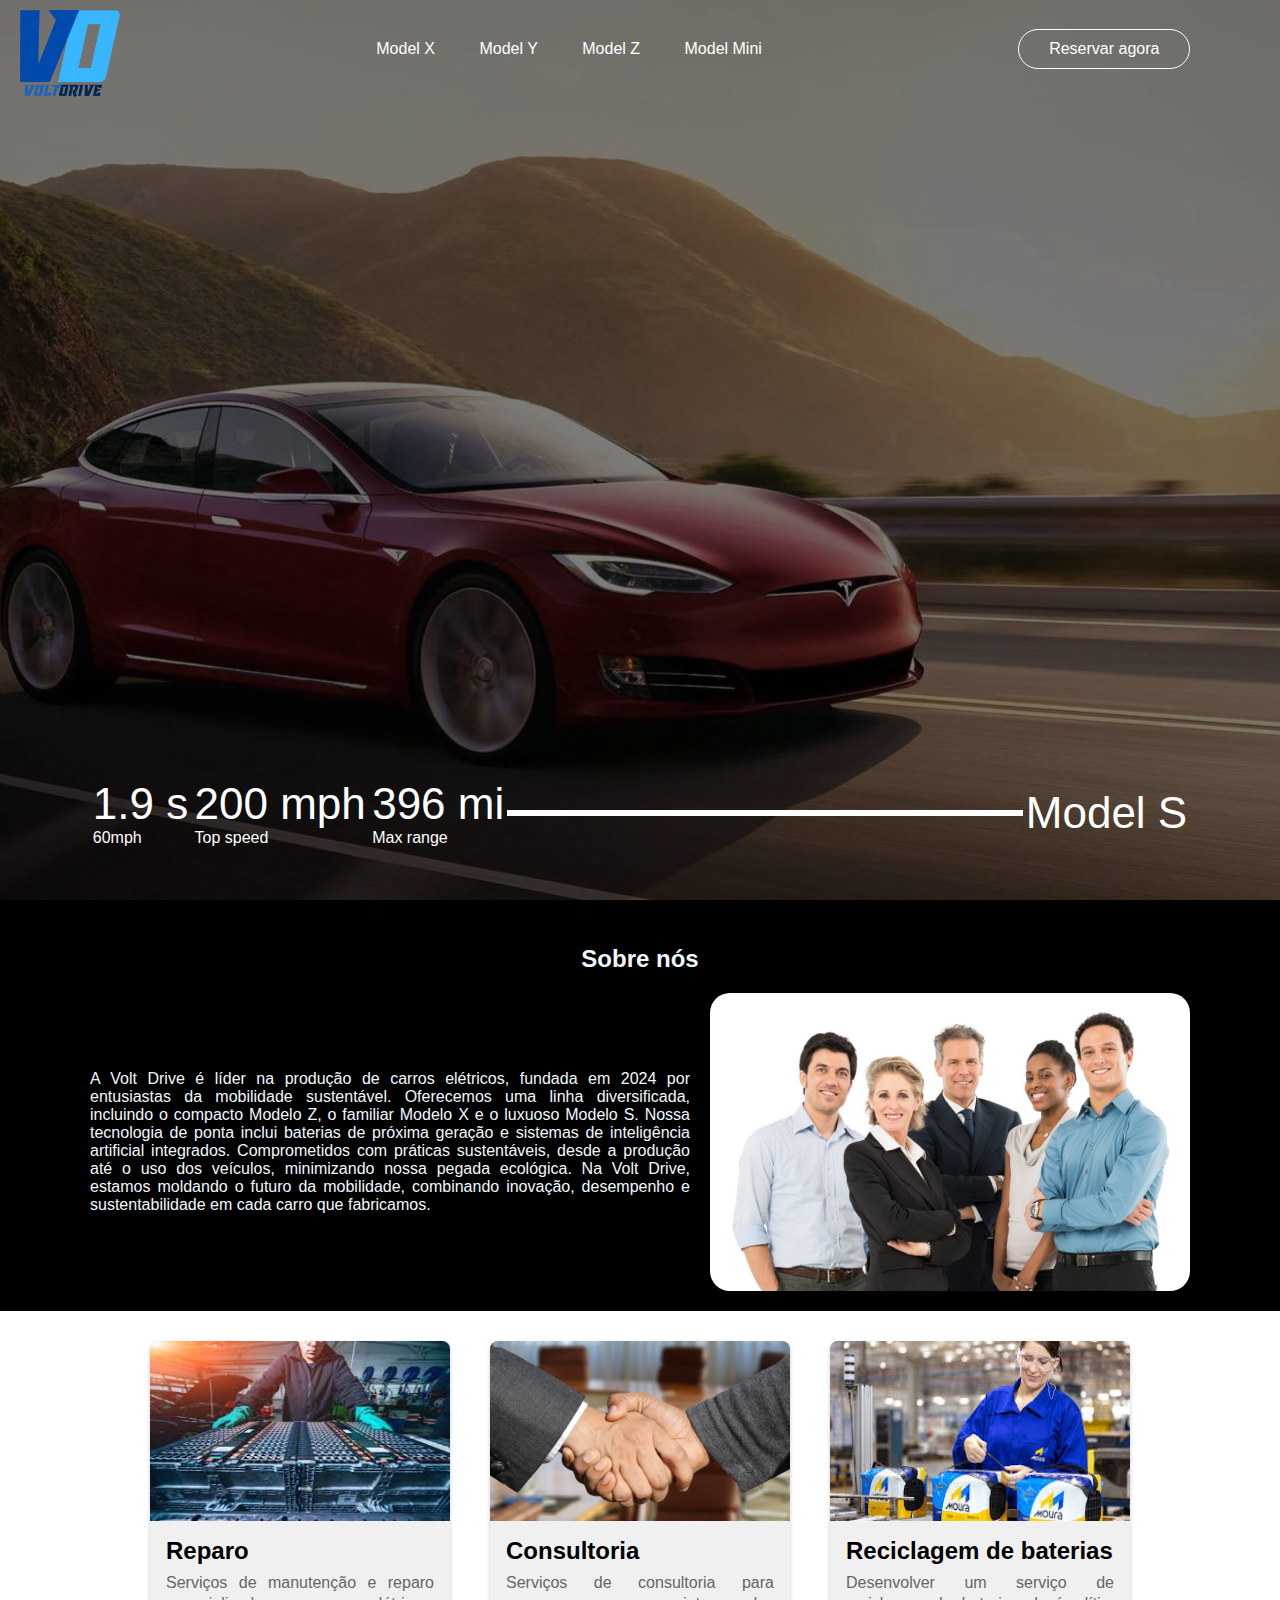
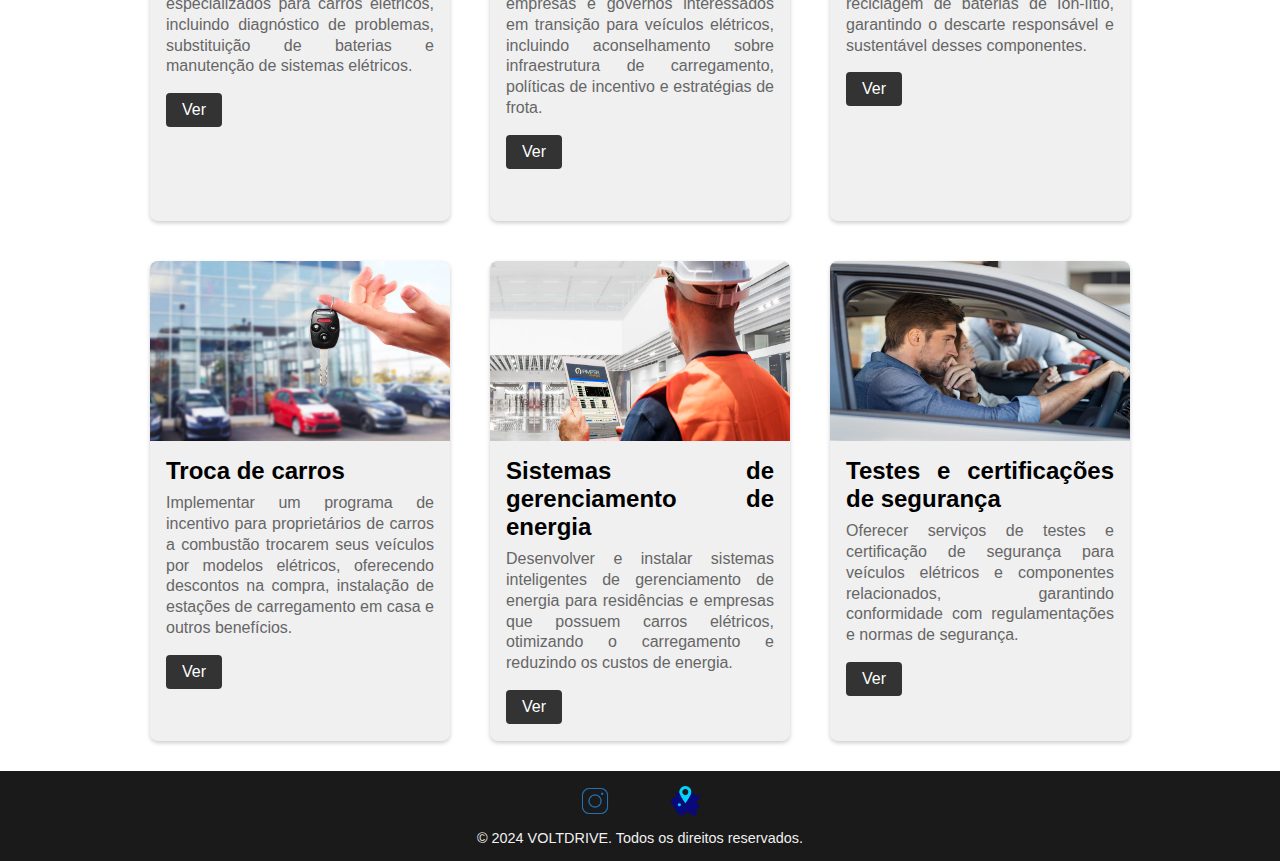
<file: index.html>
<!DOCTYPE html>
<html lang="pt-br">

<head>
  <meta charset="UTF-8">
  <meta name="viewport" content="width=device-width, initial-scale=1.0">
  <link rel="stylesheet" href="./src/css/estilo.css">
  <title>Document</title>
</head>

<body>
  <div class="header" id="header">
    <nav>
      <img src="./src/assets/img/logo vetorizado.png" class="logo">
      <ul id="slider" >
        <li><a href="#" id="modeloX">Model X</a></li>
        <li><a href="#" id="modeloY">Model Y</a></li>
        <li><a href="#" id="modeloZ">Model Z</a></li>
        <li><a href="#" id="modeloMini">Model Mini</a></li>
      </ul>
      <a href="#" class="btn">Reservar agora</a>
    </nav>

    <div class="info">
      <div class="info1">
        <h2>1.9 s</h2>
        <p>60mph</p>
      </div>
      <div class="info2">
        <h2>200 mph</h2>
        <p>Top speed</p>
      </div>
      <div class="info3">
        <h2>396 mi</h2>
        <p>Max range</p>
      </div>
      <div class="line"></div>
      <div info4>
        <h2 id="model">Model S</h2>
      </div>
    </div>
  </div>


  <section class="sobrenos" id="sobreNos">
    <h2 id="titulo-sobre-nos">Sobre nós</h2>
    <div class="sobrenos-content">
      <p id="sobre-nos-legenda">
        A Volt Drive é líder na produção de carros elétricos, fundada em 2024 por entusiastas da mobilidade sustentável.
        Oferecemos uma linha diversificada, incluindo o compacto Modelo Z, o familiar Modelo X e o luxuoso Modelo S.
        Nossa tecnologia de ponta inclui baterias de próxima geração e sistemas de inteligência artificial integrados.
        Comprometidos com práticas sustentáveis, desde a produção até o uso dos veículos, minimizando nossa pegada
        ecológica. Na Volt Drive, estamos moldando o futuro da mobilidade, combinando inovação, desempenho e
        sustentabilidade em cada carro que fabricamos.
      </p>
      <img src="./src/assets/img/grupinho.jpg" alt="grupo" id="grupoImg">
    </div>
  </section>

  <!-- Serviços -->
  <section id="servicos">
    <div class="card-container">
      <!-- Card 1 -->
      <div class="card">
        <div class="imgCard">
          <img src="./src/assets/img/card1.png" alt="">
        </div>
        <div class="card-content">
          <h3>Reparo</h3>
          <div class="legendaCard">
            <p>Serviços de manutenção e reparo especializados para carros elétricos, incluindo diagnóstico de
              problemas, substituição de baterias e manutenção de sistemas elétricos.</p>
          </div>
          <a href="" class="btn">Ver</a>
        </div>
      </div>

      <!-- Card 2 -->
      <div class="card">
        <div class="imgCard">
          <img src="./src/assets/img/card2.png" alt="">
        </div>
        <div class="card-content">
          <h3>Consultoria</h3>
          <div class="legendaCard">
            <p>Serviços de consultoria para empresas e governos interessados em transição para veículos elétricos,
              incluindo aconselhamento sobre infraestrutura de carregamento, políticas de incentivo e estratégias de
              frota.</p>
          </div>
          <a href="" class="btn">Ver</a>
        </div>
      </div>

      <!-- Card 3 -->
      <div class="card">
        <div class="imgCard">
          <img src="./src/assets/img/card4.png" alt="">
        </div>
        <div class="card-content">
          <h3>Reciclagem de baterias</h3>
          <div class="legendaCard">
            <p>Desenvolver um serviço de reciclagem de baterias de íon-lítio, garantindo o descarte responsável e
              sustentável desses componentes.</p>
          </div>
          <a href="" class="btn">Ver</a>
        </div>
      </div>

      <!-- Card 4 -->
      <div class="card">
        <div class="imgCard">
          <img src="./src/assets/img/card5.png" alt="">
        </div>
        <div class="card-content">
          <h3>Troca de carros</h3>
          <div class="legendaCard">
            <p>Implementar um programa de incentivo para proprietários de carros a combustão trocarem seus veículos por
              modelos elétricos, oferecendo descontos na compra, instalação de estações de carregamento em casa e outros
              benefícios.</p>
          </div>
          <a href="" class="btn">Ver</a>
        </div>
      </div>

      <!-- Card 5 -->
      <div class="card">
        <div class="imgCard">
          <img src="./src/assets/img/card6.png" alt="">
        </div>
        <div class="card-content">
          <h3>Sistemas de gerenciamento de energia</h3>
          <div class="legendaCard">
            <p>Desenvolver e instalar sistemas inteligentes de gerenciamento de energia para residências e empresas que
              possuem carros elétricos, otimizando o carregamento e reduzindo os custos de energia.</p>
          </div>
          <a href="" class="btn">Ver</a>
        </div>
      </div>

      <!-- Card 6 -->
      <div class="card">
        <div class="imgCard">
          <img src="./src/assets/img/card7.png" alt="">
        </div>
        <div class="card-content">
          <h3>Testes e certificações de segurança</h3>
          <div class="legendaCard">
            <p>Oferecer serviços de testes e certificação de segurança para veículos elétricos e componentes
              relacionados, garantindo conformidade com regulamentações e normas de segurança.</p>
          </div>
          <a href="" class="btn">Ver</a>
        </div>
      </div>
    </div>
  </section>

  <footer>
    <div class="footer-content">
      <a href="https://www.instagram.com/voltdrive2k24?igsh=MTE2NmF0aW96OGZobQ%3D%3D" target="_blank">
        <img src="./src/assets/img/instagram.png" alt="Instagram" id="instagram">
      </a>
      <a href="https://www.google.com/maps/dir//R.+Guaip%C3%A1,+678+-+Vila+Leopoldina,+S%C3%A3o+Paulo+-+SP,+05089-000/@-23.5207969,-46.8101881,12z/data=!4m8!4m7!1m0!1m5!1m1!1s0x94cef8c1d371ec31:0x671c9325c275132e!2m2!1d-46.7277865!2d-23.5208186?entry=ttu"
        target="_blank">
        <img src="./src/assets/img/local-icon.png" alt="Localização" id="localizacao">
      </a>
    </div>
    <div class="footer-text">
      © 2024 VOLTDRIVE. Todos os direitos reservados.
    </div>
  </footer>

  <script>
    // Funções de clique para mudar os slides manualmente
    document.getElementById("modeloX").onclick = function () { changeSlide(0); }
    document.getElementById("modeloY").onclick = function () { changeSlide(1); }
    document.getElementById("modeloZ").onclick = function () { changeSlide(2); }
    document.getElementById("modeloMini").onclick = function () { changeSlide(3); }

    // Array de modelos e imagens para facilitar o controle
    var slides = [
      { img: "./src/assets/img/image-1.png", name: "Model X" },
      { img: "./src/assets/img/image-2.png", name: "Model Y" },
      { img: "./src/assets/img/image-3.png", name: "Model Z" },
      { img: "./src/assets/img/image-4.png", name: "Model Mini" }
    ];

    // Função para trocar as imagens e os textos
    function changeSlide(index) {
      document.getElementById("header").style.backgroundImage = `url(${slides[index].img})`;
      document.getElementById("model").innerText = slides[index].name;
    }
  </script>
</body>

</html>
</file>
<file: src/css/estilo.css>
@import url(https://fonts.google.com/css2?family=Poppins:wght@300;400;500;600&display=swap);

*{
  margin: 0;
  padding: 0;
  box-sizing:border-box ;
  font-family: 'poppins', sans-serif;
}

.header{
  width: 100%;
  height: 100vh;
  background-image: url(../assets/img/image-1.png) ;
  background-color: rgba(0, 0, 0, 0.5);
  background-blend-mode: multiply;
  background-position: center;
  background-size: cover;
  padding: 0 7%;
  transition: background-image 1s;

}


nav{
  position: absolute;
  top: 0;
  left: 0;
  width: 100%;
  display: flex;
  align-items: center;
}

nav ul{
  flex: 1;
  text-align: center;
}

nav ul li{
  display: inline-block;
  margin: 10px 20px ;
}

nav ul li a{
  text-decoration: none;
  color: #fff;
}

nav .btn{
  color: #fff;
  text-decoration: none;
  border: 1px solid #fff;
  padding: 10px 30px;
  border-radius: 30px;
  margin-right: 7%;

}
.logo{
  width: 100px;
  cursor: pointer; 
  margin: 10px 0 0 20px ;
}

.info{
  width: 100%;
  padding: 0 7%;
  display: flex;
  align-items: center;
  color: #fff;
  position: absolute;
  bottom: 50px;
  left: 0;
}

.info div{
  padding: 0.2rem;
} 

.info div h2{
  font-size: 44px;
  font-weight: 400;
} 

.info .line{
  flex:1;
  background:#fff;
  height: 0px;
}

 



/* Estilos gerais */
/*ORGANIZAR A ORDEM DO CSS DE ACORDO COM O HTML*/

.sobrenos {
  display: flex;
  flex-direction: column;
  align-items: center;
  width: 100%;
  background-color: black;
  color: aliceblue;
  text-align: center;
  padding: 20px;
}

#titulo-sobre-nos {
  margin-top: 2%;
  margin-bottom: 20px;
}

.sobrenos-content {
  display: flex;
  flex-direction: row;
  align-items: center;
  justify-content: center;
  gap: 20px;
  width: 100%;
  max-width: 1200px;
  margin: 0 auto;
}

#sobre-nos-legenda {
  max-width: 600px;
  text-align: left;
  text-align:  justify;

}

#grupoImg {
  width: 40%; /* Ajuste o tamanho da imagem conforme necessário */
  height: auto;
  border-radius: 20px;
}
#grupoImg:hover{
  box-shadow: 10px 5px 10px white;
}


.card-container {
  display: flex;
  flex-wrap: wrap; /* Permite que os cards se movam para a linha seguinte se não houver espaço suficiente */
  justify-content: center; /* Centraliza os cards horizontalmente */
  gap: 20px; /* Espaçamento entre os cards */
  padding: 20px;
  max-width: 1200px; /* Largura máxima da container dos cards */
  margin: auto;
}

.card {
  background-color: #f0f0f0;
  border-radius: 8px;
  overflow: hidden;
  box-shadow: 0px 2px 4px rgba(0, 0, 0, 0.2);
  width: 100%;
  max-width: 300px; /* Define um tamanho máximo para os cards */
  text-align: center;
  margin: 10px; /* Margem para o espaçamento interno e externo */
  transition: transform 0.3s ease-in-out;
}

.card img {
  width: 100%; /* Faz a imagem preencher a largura do card */
  height: 180px; /* Mantém a proporção da imagem */
  display: block;
}
.imgCard{
  justify-content: center;
  align-items: center;
}
#legandaCard {
  width: 100%;
  height: 180px;
}
.card-content {
  width: 100%;
  height: 300px;
  text-align: justify;
  padding: 16px;
}

.card-content h3 {
  font-size: 1.5rem;
  margin-bottom: 8px;
}

.card-content p {
  color: #666;
  font-size: 1rem;
  line-height: 1.3;
}

.card-content .btn {
  display: inline-block;
  padding: 8px 16px;
  background-color: #333;
  text-decoration: none;
  border-radius: 4px;
  margin-top: 16px;
  color: #fff;
}

.card:hover {
  transform: scale(1.05); /* Efeito de zoom ao passar o mouse */
}
footer {
  height: 10vh;
  background-color: rgb(33, 33, 52);
}

/* .menu-content{
  display: none;
  position: absolute;
  z-index: auto;
} */

/*Responsividade Mobile*/

@media (max-width: 560px) {

  nav{
    justify-content: space-between;
  }
  #slider{
    display: none;
  } */

  .btn{
    margin-left: 60%;
  } 

   .Logo {
      width: 40%;
      height: auto;
  } 
   #grupo {
      width: 100%;
      height: auto;
  } 
  #sobre-nos-legenda {
      width: 90%;
  } 
   .card {
      width: 90%;
  } 
  .slideshow-container {
      overflow: hidden;
      width: 200%;
  } 
 
}



@media  screen and (min-width:481px) and (max-width: 900px) {

  .slider{
    display: none;
  }

  .logo {
      width: 20%;
      height: auto;
  }
  .list-cabeca {
      flex-direction: column;
      align-items: center;
  }
  #carrinho, #instagram, #localizacao {
      width: 20px;
      height: 20px;
  }
  
}


/* Responsividade */
@media (max-width: 1024px) {

}



footer {
  background-color: #1a1a1a; /* Cor de fundo do footer */
  color: #f0f0f0; /* Cor do texto */
  text-align: center; /* Centralizar o texto */
  padding: 20px 0; /* Espaçamento interno */
  display: flex;
  justify-content: center;
  align-items: center;
  flex-direction: column;
}

footer a {
  color: #f0f0f0; /* Cor dos links */
  text-decoration: none; /* Remover sublinhado */
  margin: 0 10px; /* Espaçamento entre ícones */
  transition: color 0.3s; /* Transição suave para hover */
}

footer a:hover {
  color: #1e90ff; /* Cor dos links ao passar o mouse */
}

footer img {
  width: 30px; /* Largura dos ícones */
  height: 30px; /* Altura dos ícones */
  margin: 0 10px; /* Espaçamento entre ícones */
}

.footer-content {
  display: flex;
  justify-content: center;
  align-items: center;
  gap: 20px; /* Espaçamento entre itens do footer */
  flex-wrap: wrap; /* Permitir quebra de linha em telas menores */
}

.footer-text {
  margin-top: 10px; /* Espaçamento acima do texto do footer */
  font-size: 0.9rem; /* Tamanho da fonte do texto do footer */
}
</file>
